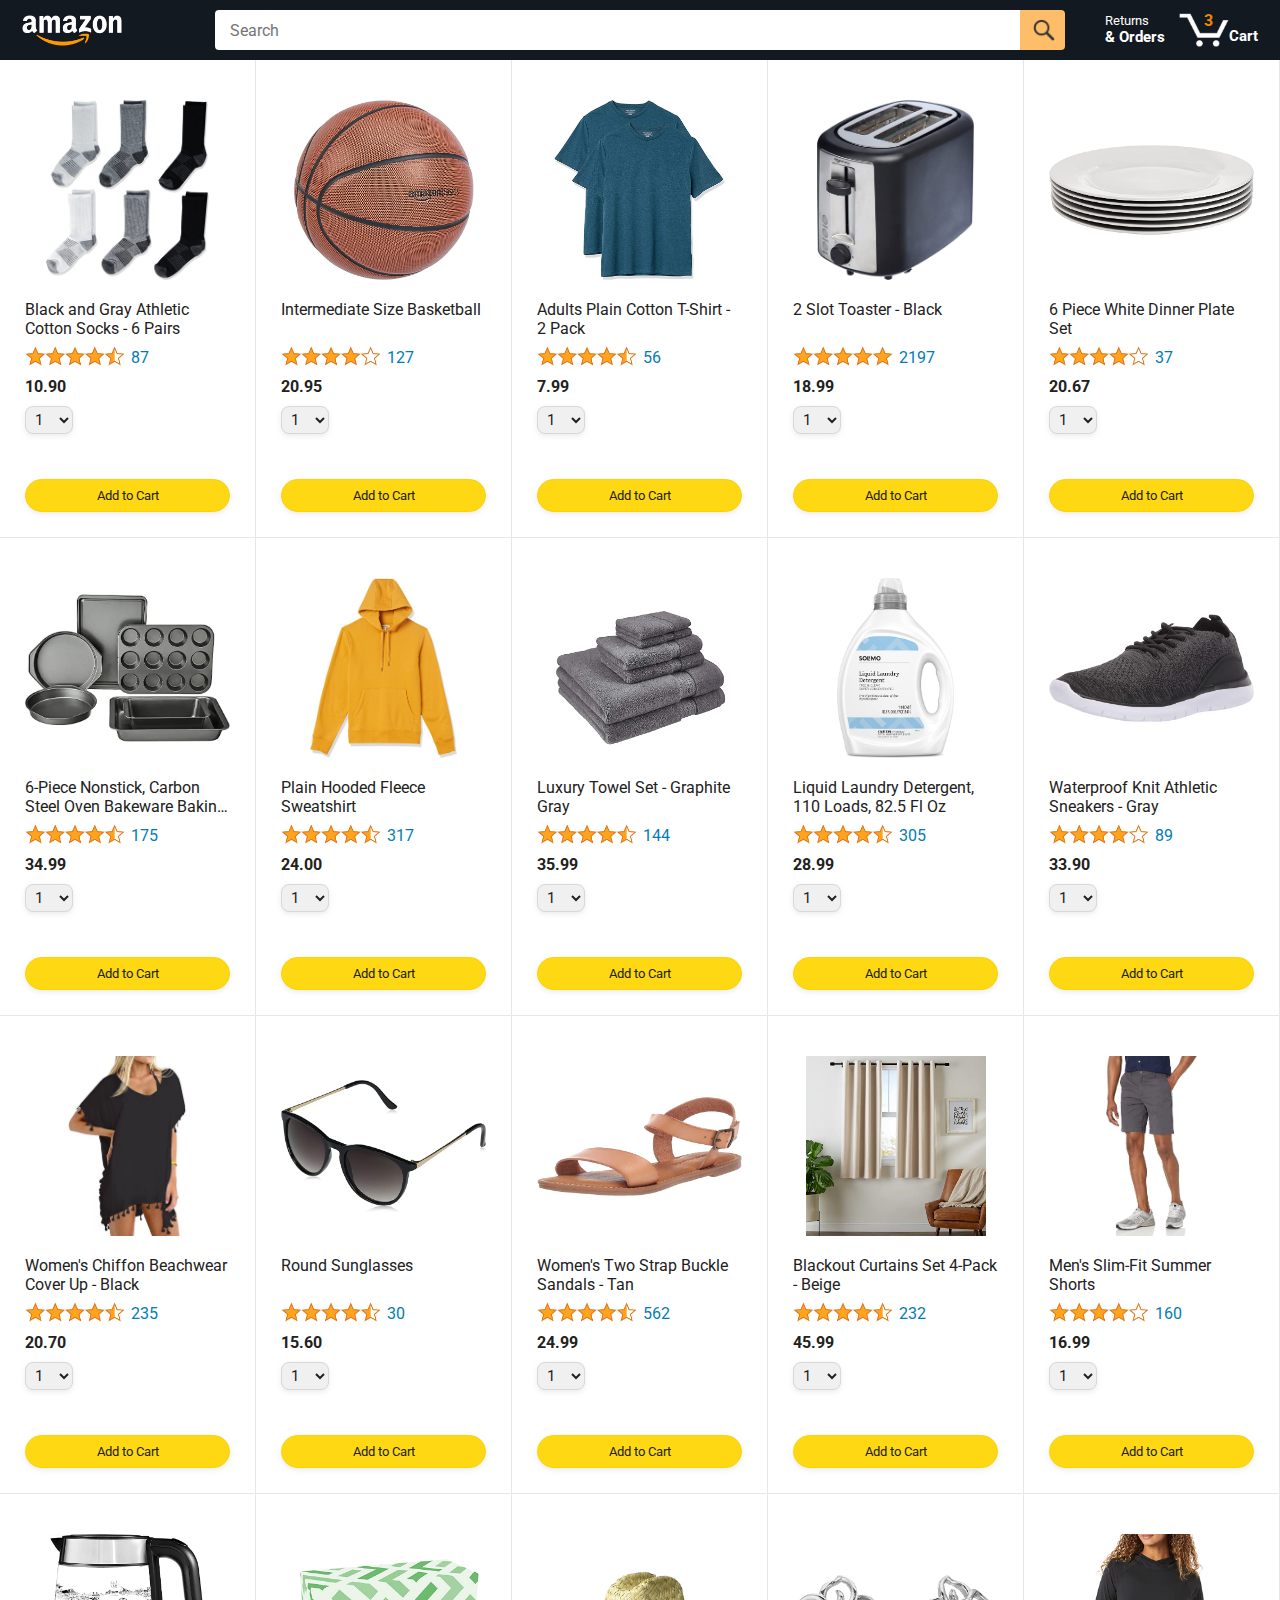
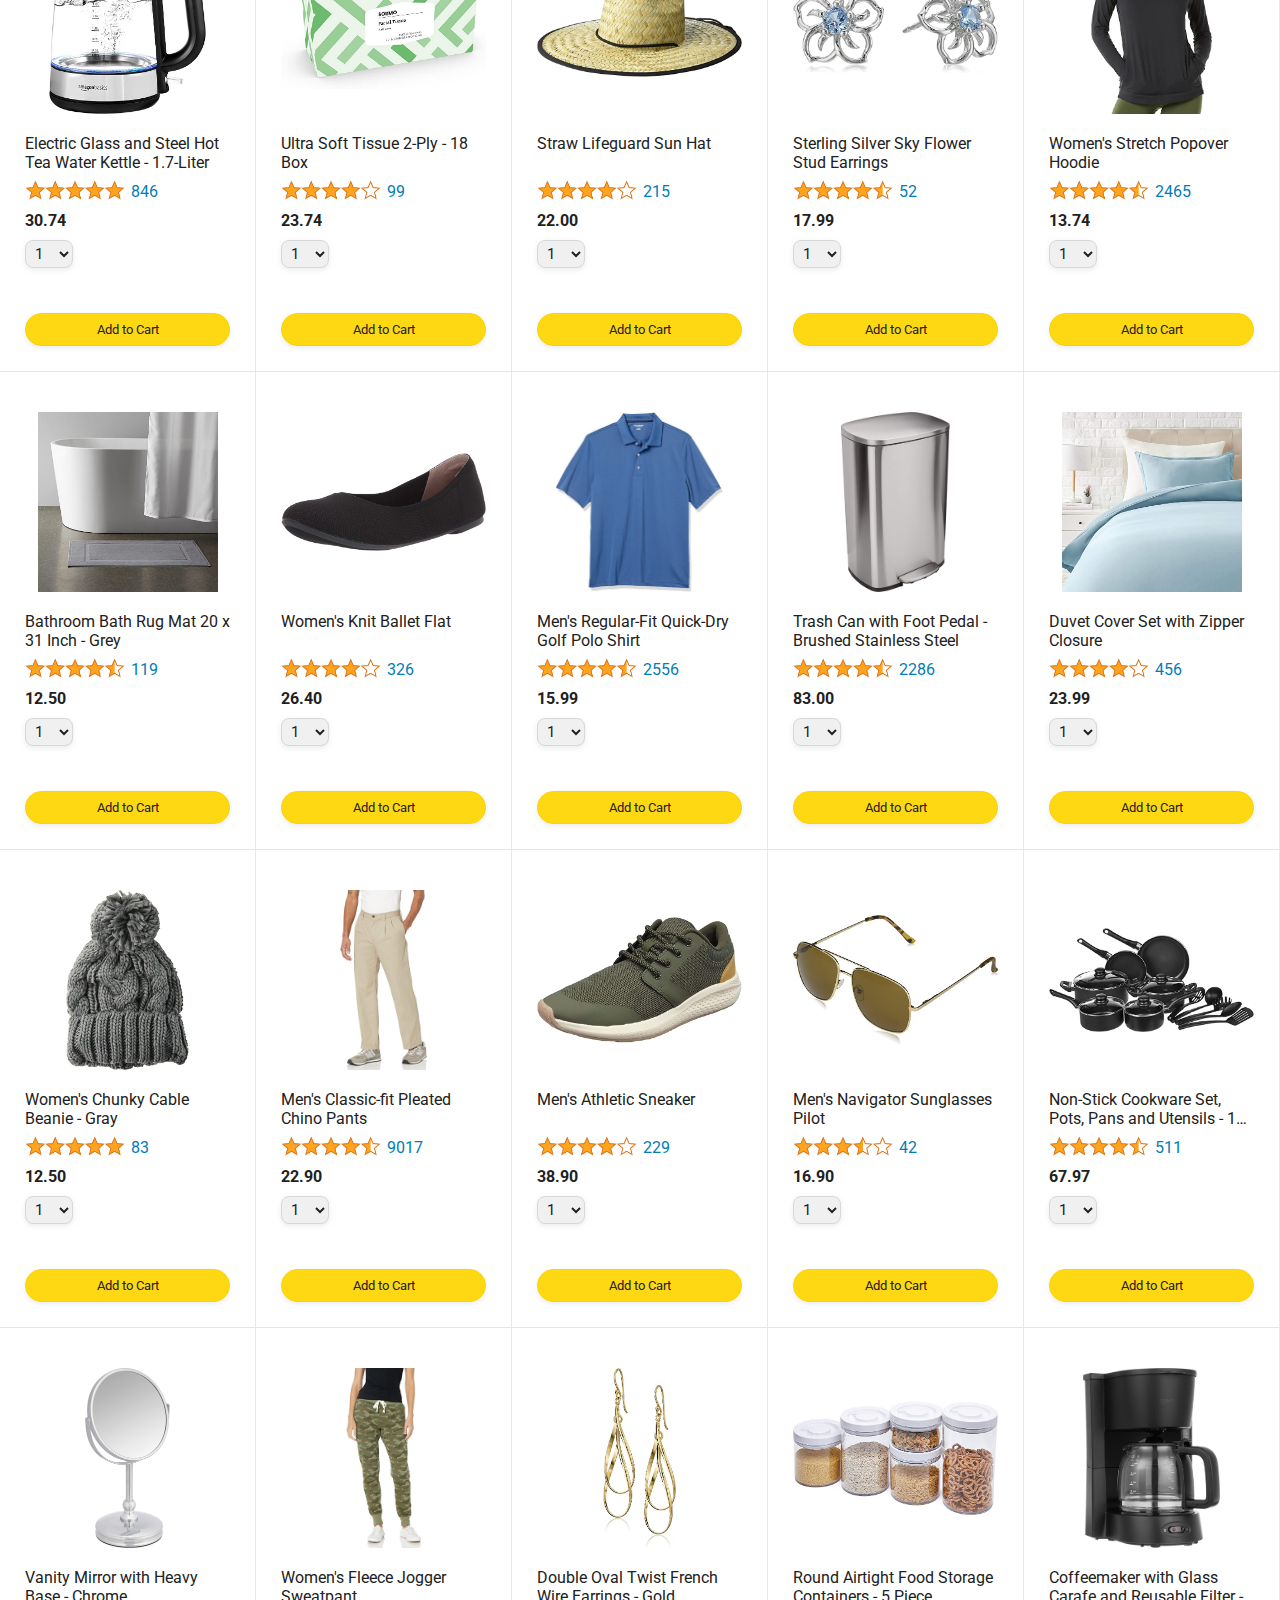
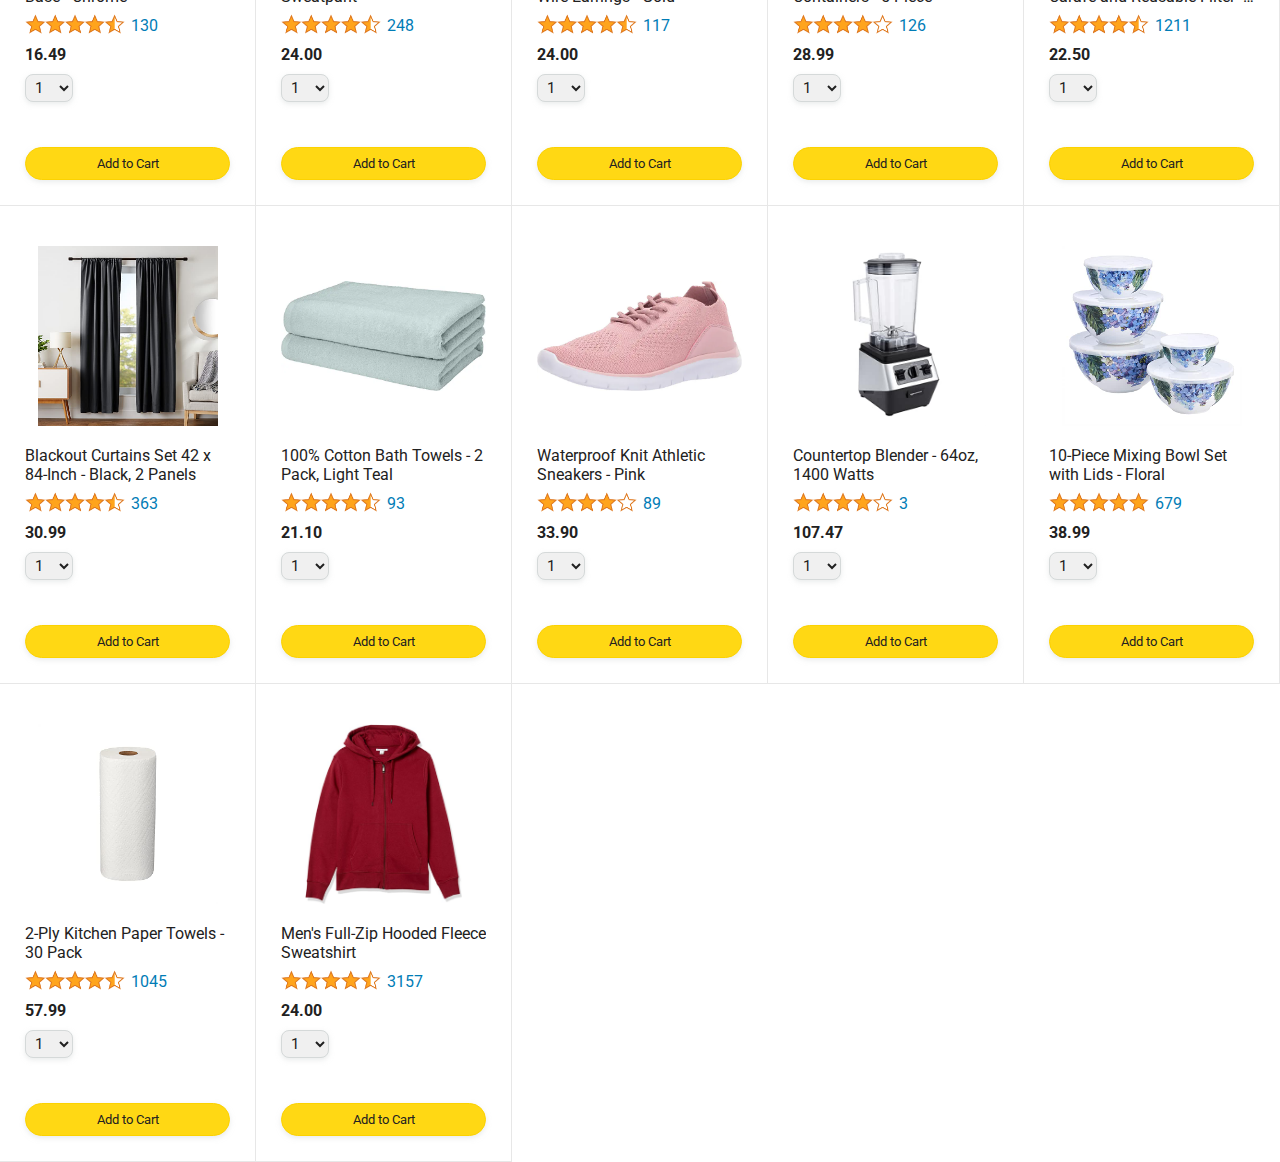
<file: index.html>
<!DOCTYPE html>
<html>
  <head>
    <title>Amazon Project</title>

    <!-- This code is needed for responsive design to work.
      (Responsive design = make the website look good on
      smaller screen sizes like a phone or a tablet). -->
    <meta name="viewport" content="width=device-width, initial-scale=1">

    <!-- Load a font called Roboto from Google Fonts. -->
    <link rel="preconnect" href="https://fonts.googleapis.com">
    <link rel="preconnect" href="https://fonts.gstatic.com" crossorigin>
    <link href="https://fonts.googleapis.com/css2?family=Roboto:wght@400;500;700&display=swap" rel="stylesheet">

    <!-- Here are the CSS files for this page. -->
    <link rel="stylesheet" href="styles/shared/general.css">
    <link rel="stylesheet" href="styles/shared/amazon-header.css">
    <link rel="stylesheet" href="styles/pages/amazon.css">
  </head>
  <body>
    <div class="amazon-header">
      <div class="amazon-header-left-section">
        <a href="amazon.html" class="header-link">
          <img class="amazon-logo"
            src="images/amazon-logo-white.png">
          <img class="amazon-mobile-logo"
            src="images/amazon-mobile-logo-white.png">
        </a>
      </div>

      <div class="amazon-header-middle-section">
        <input class="search-bar .js-search-bar" id="search-item" type="text" placeholder="Search" onkeyup="search()">

        <button class="search-button">
          <img class="search-icon" src="images/icons/search-icon.png">
        </button>
      </div>     
      

      <div class="amazon-header-right-section">
        <a class="orders-link header-link" href="orders.html">
          <span class="returns-text">Returns</span>
          <span class="orders-text">& Orders</span>
        </a>

        <a class="cart-link header-link" href="checkout.html">
          <img class="cart-icon" src="images/icons/cart-icon.png">
          <div class="cart-quantity js-cart-quantity"></div>
          <div class="cart-text">Cart</div>
        </a>
      </div>
    </div>
    
    <div class="main">
      <div class="products-grid js-products-grid" id="product-grid">

      </div>
    </div>
    <script  type="module" src = "scripts/amazon.js"></script>
  </body>
</html>
</file>
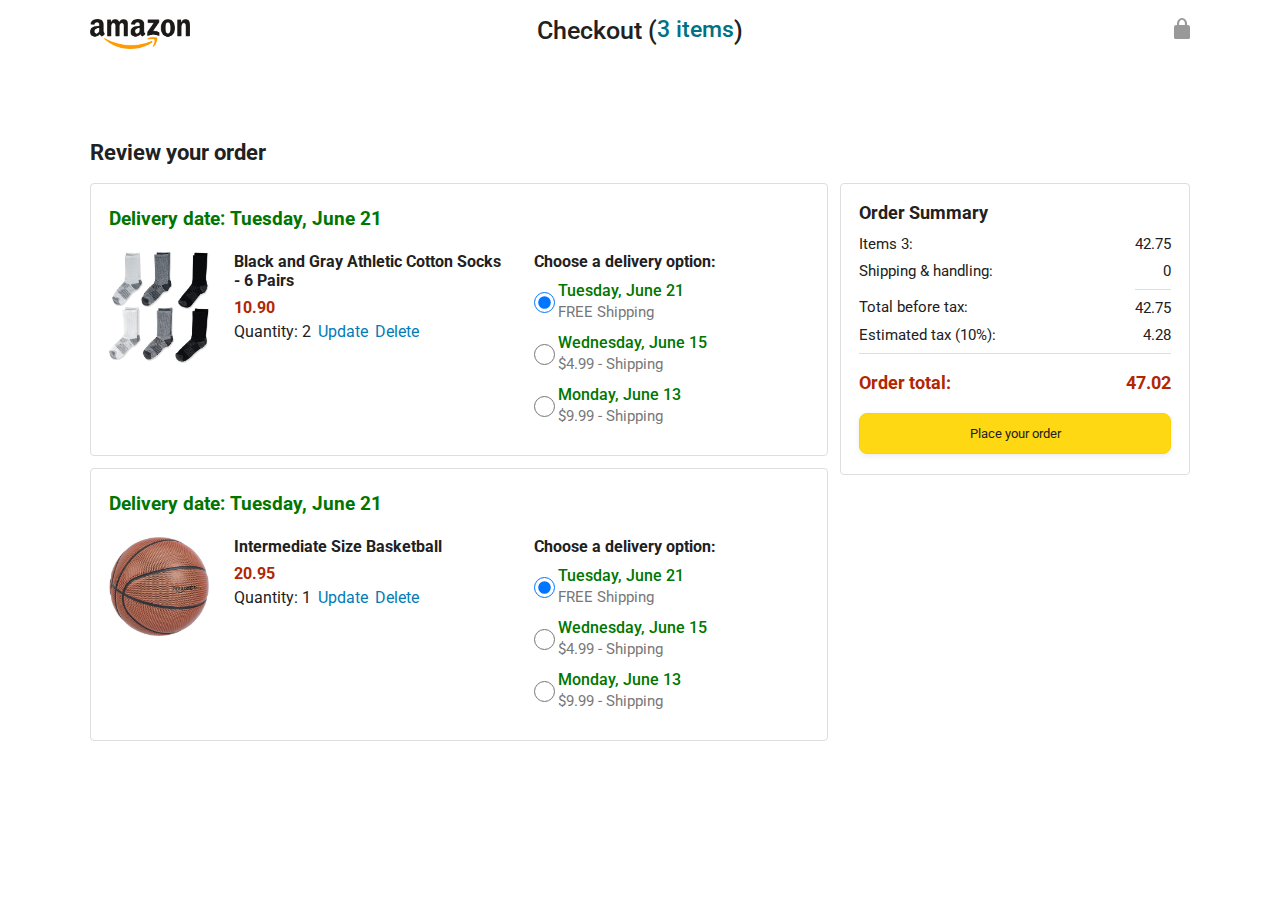
<file: checkout.html>
<!DOCTYPE html>
<html>
  <head>
    <title>Checkout</title>

    <!-- This code is needed for responsive design to work.
-->
    <meta name="viewport" content="width=device-width, initial-scale=1">

    <!-- Load a font called Roboto from Google Fonts. -->
    <link rel="preconnect" href="https://fonts.googleapis.com">
    <link rel="preconnect" href="https://fonts.gstatic.com" crossorigin>
    <link href="https://fonts.googleapis.com/css2?family=Roboto:wght@400;500;700&display=swap" rel="stylesheet">

    <!-- Here are the CSS files for this page. -->
    <link rel="stylesheet" href="styles/shared/general.css">
    <link rel="stylesheet" href="styles/pages/checkout/checkout-header.css">
    <link rel="stylesheet" href="styles/pages/checkout/checkout.css">
  </head>
  <body>
    <div class="checkout-header">
      <div class="header-content">
        <div class="checkout-header-left-section">
          <a href="index.html">
            <img class="amazon-logo" src="images/amazon-logo.png">
            <img class="amazon-mobile-logo" src="images/amazon-mobile-logo.png">
          </a>
        </div>

        <div class="checkout-header-middle-section">
          Checkout (<a class="return-to-home-link js-return-to-home-link"
            href="index.html"></a>)
        </div>

        <div class="checkout-header-right-section">
          <img src="images/icons/checkout-lock-icon.png">
        </div>
      </div>
    </div>

    <div class="main">
      <div class="page-title">Review your order</div>

      <div class="checkout-grid">
        <div class="order-summary js-order-summary">
          

          
        </div>

        <div class="payment-summary">
          <div class="payment-summary-title">
            Order Summary
          </div>

          <div class="payment-summary-row">
            <div>Items <span class="order-summary-item js-order-summary-item"></span>:</div>
            <div class="payment-summary-money js-item-total"></div>
          </div>

          <div class="payment-summary-row">
            <div>Shipping &amp; handling:</div>
            <div class="payment-summary-money js-shipping-handling">0</div>
          </div>

          <div class="payment-summary-row subtotal-row">
            <div>Total before tax:</div>
            <div class="payment-summary-money js-payment-summary-money"></div>
          </div>

          <div class="payment-summary-row">
            <div>Estimated tax (10%):</div>
            <div class="payment-summary-money js-tax">$4.77</div>
          </div>

          <div class="payment-summary-row total-row">
            <div>Order total:</div>
            <div class="payment-summary-money js-total-cost"></div>
          </div>

          <button class="place-order-button button-primary">
            Place your order
          </button>
        </div>
      </div>
    </div>
    <script type="module" src="scripts/checkout.js"></script>
  </body>
</html>
</file>
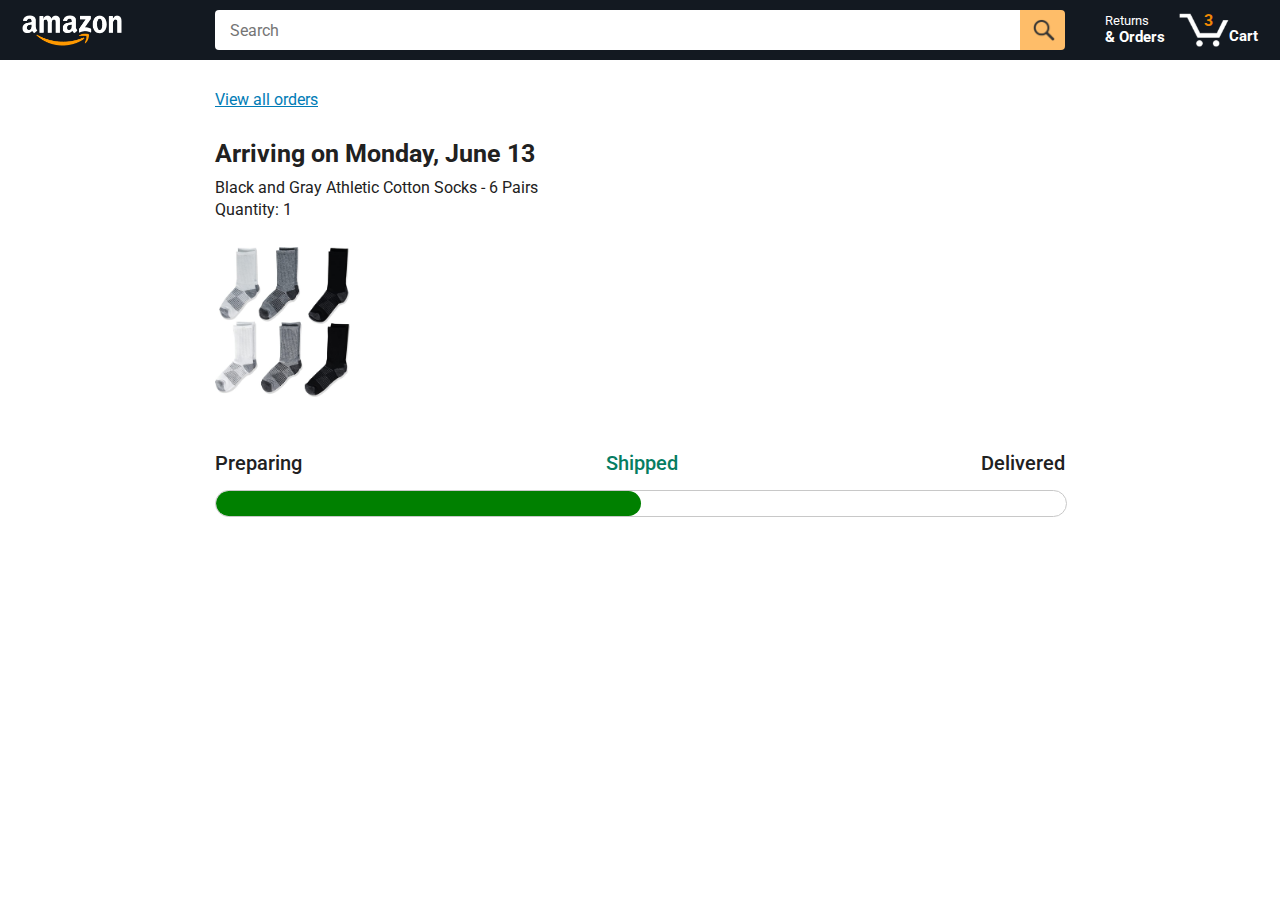
<file: tracking.html>
<!DOCTYPE html>
<html>
  <head>
    <title>Tracking</title>

    <!-- This code is needed for responsive design to work.
      -->
    <meta name="viewport" content="width=device-width, initial-scale=1">

    <!-- Load a font called Roboto from Google Fonts. -->
    <link rel="preconnect" href="https://fonts.googleapis.com">
    <link rel="preconnect" href="https://fonts.gstatic.com" crossorigin>
    <link href="https://fonts.googleapis.com/css2?family=Roboto:wght@400;500;700&display=swap" rel="stylesheet">

    <!-- Here are the CSS files for this page. -->
    <link rel="stylesheet" href="styles/shared/general.css">
    <link rel="stylesheet" href="styles/shared/amazon-header.css">
    <link rel="stylesheet" href="styles/pages/tracking.css">
  </head>
  <body>
    <div class="amazon-header">
      <div class="amazon-header-left-section">
        <a href="index.html" class="header-link">
          <img class="amazon-logo"
            src="images/amazon-logo-white.png">
          <img class="amazon-mobile-logo"
            src="images/amazon-mobile-logo-white.png">
        </a>
      </div>

      <div class="amazon-header-middle-section">
        <input class="search-bar" type="text" placeholder="Search">

        <button class="search-button">
          <img class="search-icon" src="images/icons/search-icon.png">
        </button>
      </div>

      <div class="amazon-header-right-section">
        <a class="orders-link header-link" href="orders.html">
          <span class="returns-text">Returns</span>
          <span class="orders-text">& Orders</span>
        </a>

        <a class="cart-link header-link" href="checkout.html">
          <img class="cart-icon" src="images/icons/cart-icon.png">
          <div class="cart-quantity">3</div>
          <div class="cart-text">Cart</div>
        </a>
      </div>
    </div>

    <div class="main">
      <div class="order-tracking">
        <a class="back-to-orders-link link-primary" href="orders.html">
          View all orders
        </a>

        <div class="delivery-date">
          Arriving on Monday, June 13
        </div>

        <div class="product-info">
          Black and Gray Athletic Cotton Socks - 6 Pairs
        </div>

        <div class="product-info">
          Quantity: 1
        </div>

        <img class="product-image" src="images/products/athletic-cotton-socks-6-pairs.jpg">

        <div class="progress-labels-container">
          <div class="progress-label">
            Preparing
          </div>
          <div class="progress-label current-status">
            Shipped
          </div>
          <div class="progress-label">
            Delivered
          </div>
        </div>

        <div class="progress-bar-container">
          <div class="progress-bar"></div>
        </div>
      </div>
    </div>
  </body>
</html>
</file>
<file: styles/shared/general.css>
body {
  font-family: Roboto, Arial;
  color: rgb(33, 33, 33);
  /* The <body> element has a default margin of 8px
     on all sides. This removes the default margins. */
  margin: 0;
}

/* <p> elements have a default margin on the top
   and bottom. This removes the default margins. */
p {
  margin: 0;
}

button {
  cursor: pointer;
}

select {
  cursor: pointer;
}

input, select, button {
  font-family: Roboto, Arial;
}

.button-primary {
  color: rgb(33, 33, 33);
  background-color: rgb(255, 216, 20);
  border: 1px solid rgb(252, 210, 0);
  border-radius: 8px;
  cursor: pointer;
  box-shadow: 0 2px 5px rgba(213, 217, 217, 0.5);
}

.button-primary:hover {
  background-color: rgb(247, 202, 0);
  border: 1px solid rgb(242, 194, 0);
}

.button-primary:active {
  background: rgb(255, 216, 20);
  border-color: rgb(252, 210, 0);
  box-shadow: none;
}

.button-secondary {
  color: rgb(33, 33, 33);
  background: white;
  border: 1px solid rgb(213, 217, 217);
  border-radius: 8px;
  cursor: pointer;
  box-shadow: 0 2px 5px rgba(213, 217, 217, 0.5);
}

.button-secondary:hover {
  background-color: rgb(247, 250, 250);
}

.button-secondary:active {
  background-color: rgb(237, 253, 255);
  box-shadow: none;
}

/* These styles will limit text to 2 lines. Anything
   beyond 2 lines will be replaced with "..."
   You can find this code by using an A.I. tool or by
   searching in Google.
   https://css-tricks.com/almanac/properties/l/line-clamp/ */
.limit-text-to-2-lines {
  display: -webkit-box;
  -webkit-line-clamp: 2;
  -webkit-box-orient: vertical;
  overflow: hidden;
}

.link-primary {
  color: rgb(1, 124, 182);
  cursor: pointer;
}

.link-primary:hover {
  color: rgb(196, 80, 0);
}

/* Styles for dropdown selectors. */
select {
  color: rgb(33, 33, 33);
  background-color: rgb(240, 240, 240);
  border: 1px solid rgb(213, 217, 217);
  border-radius: 8px;
  padding: 3px 5px;
  font-size: 15px;
  cursor: pointer;
  box-shadow: 0 2px 5px rgba(213, 217, 217, 0.5);
}

select:focus,
input:focus {
  outline: 2px solid rgb(255, 153, 0);
}
</file>
<file: styles/shared/amazon-header.css>
.amazon-header {
  background-color: rgb(19, 25, 33);
  color: white;
  padding-left: 15px;
  padding-right: 15px;

  display: flex;
  align-items: center;
  justify-content: space-between;

  position: fixed;
  top: 0;
  left: 0;
  right: 0;
  height: 60px;
}

.amazon-header-left-section {
  width: 180px;
}

@media (max-width: 800px) {
  .amazon-header-left-section {
    width: unset;
  }
}

.header-link {
  display: inline-block;
  padding: 6px;
  border-radius: 2px;
  cursor: pointer;
  text-decoration: none;
  border: 1px solid rgba(0, 0, 0, 0);
}

.header-link:hover {
  border: 1px solid white;
}

.amazon-logo {
  width: 100px;
  margin-top: 5px;
}

.amazon-mobile-logo {
  display: none;
}

@media (max-width: 575px) {
  .amazon-logo {
    display: none;
  }

  .amazon-mobile-logo {
    display: block;
    height: 35px;
    margin-top: 5px;
  }
}

.amazon-header-middle-section {
  flex: 1;
  max-width: 850px;
  margin-left: 10px;
  margin-right: 10px;
  display: flex;
}

.search-bar {
  flex: 1;
  width: 0;
  font-size: 16px;
  height: 38px;
  padding-left: 15px;
  border: none;
  border-top-left-radius: 4px;
  border-bottom-left-radius: 4px;
  border-top-right-radius: 0;
  border-bottom-right-radius: 0;
}

.search-button {
  background-color: rgb(254, 189, 105);
  border: none;
  width: 45px;
  height: 40px;
  border-top-right-radius: 4px;
  border-bottom-right-radius: 4px;
  flex-shrink: 0;
}

.search-icon {
  height: 22px;
  margin-left: 2px;
  margin-top: 3px;
}

.amazon-header-right-section {
  width: 180px;
  flex-shrink: 0;
  display: flex;
  justify-content: end;
}

.orders-link {
  color: white;
}

.returns-text {
  display: block;
  font-size: 13px;
}

.orders-text {
  display: block;
  font-size: 15px;
  font-weight: 700;
}

.cart-link {
  color: white;
  display: flex;
  align-items: center;
  position: relative;
}

.cart-icon {
  width: 50px;
}

.cart-text {
  margin-top: 12px;
  font-size: 15px;
  font-weight: 700;
}

.cart-quantity {
  color: rgb(240, 136, 4);
  font-size: 16px;
  font-weight: 700;

  position: absolute;
  top: 4px;
  left: 22px;
  
  width: 26px;
  text-align: center;
}
</file>
<file: styles/pages/amazon.css>
.main {
  margin-top: 60px;
}

.products-grid {
  display: grid;

  /* - In CSS Grid, 1fr means a column will take up the
       remaining space in the grid.
     - If we write 1fr 1fr ... 1fr; 8 times, this will
       divide the grid into 8 columns, each taking up an
       equal amount of the space.
     - repeat(8, 1fr); is a shortcut for repeating "1fr"
       8 times (instead of typing out "1fr" 8 times).
       repeat(...) is a special property that works with
       display: grid; */
  grid-template-columns: repeat(8, 1fr);
}

/* @media is used to create responsive design (making the
   website look good on any screen size). This @media
   means when the screen width is 2000px or less, we
   will divide the grid into 7 columns instead of 8. */
@media (max-width: 2000px) {
  .products-grid {
    grid-template-columns: repeat(7, 1fr);
  }
}

/* This @media means when the screen width is 1600px or
   less, we will divide the grid into 6 columns. */
@media (max-width: 1600px) {
  .products-grid {
    grid-template-columns: repeat(6, 1fr);
  }
}

@media (max-width: 1300px) {
  .products-grid {
    grid-template-columns: repeat(5, 1fr);
  }
}

@media (max-width: 1000px) {
  .products-grid {
    grid-template-columns: repeat(4, 1fr);
  }
}

@media (max-width: 800px) {
  .products-grid {
    grid-template-columns: repeat(3, 1fr);
  }
}

@media (max-width: 575px) {
  .products-grid {
    grid-template-columns: repeat(2, 1fr);
  }
}

@media (max-width: 450px) {
  .products-grid {
    grid-template-columns: 1fr;
  }
}

.product-container {
  padding-top: 40px;
  padding-bottom: 25px;
  padding-left: 25px;
  padding-right: 25px;

  border-right: 1px solid rgb(231, 231, 231);
  border-bottom: 1px solid rgb(231, 231, 231);

  display: flex;
  flex-direction: column;
}

.product-image-container {
  display: flex;
  justify-content: center;
  align-items: center;

  height: 180px;
  margin-bottom: 20px;
}

.product-image {
  /* Images will overflow their container by default. To
    prevent this, we set max-width and max-height to 100%
    so they stay inside their container. */
  max-width: 100%;
  max-height: 100%;
}

.product-name {
  height: 40px;
  margin-bottom: 5px;
}

.product-rating-container {
  display: flex;
  align-items: center;
  margin-bottom: 10px;
}

.product-rating-stars {
  width: 100px;
  margin-right: 6px;
}

.product-rating-count {
  color: rgb(1, 124, 182);
  cursor: pointer;
  margin-top: 3px;
}

.product-price {
  font-weight: 700;
  margin-bottom: 10px;
}

.product-quantity-container {
  margin-bottom: 17px;
}

.product-spacer {
  flex: 1;
}

.added-to-cart {
  color: rgb(6, 125, 98);
  font-size: 16px;

  display: flex;
  align-items: center;
  margin-bottom: 8px;

  /* At first, the "Added to cart" message will
     be invisible. Use JavaScript to change the
     opacity and make it visible. */
  opacity: 0;
}

.added-to-cart img {
  height: 20px;
  margin-right: 5px;
}

.add-to-cart-button {
  width: 100%;
  padding: 8px;
  border-radius: 50px;
}
</file>
<file: styles/pages/checkout/checkout-header.css>
.checkout-header {
  height: 60px;
  padding-left: 30px;
  padding-right: 30px;
  background-color: white;

  display: flex;
  justify-content: center;

  position: fixed;
  top: 0;
  left: 0;
  right: 0;
  z-index: 1000;
}

.header-content {
  width: 100%;
  max-width: 1100px;

  display: flex;
  align-items: center;
}

.checkout-header-left-section {
  width: 150px;
}

.amazon-logo {
  width: 100px;
  margin-top: 12px;
}

.amazon-mobile-logo {
  display: none;
}

/* @media is used to create responsive design (making the
   website look good on any screen size). This @media
   means when the screen width is 575px or less, different
   styles (inside the {...}) will be applied. */
@media (max-width: 575px) {
  .checkout-header-left-section {
    width: auto;
  }

  .amazon-logo {
    display: none;
  }

  .amazon-mobile-logo {
    display: inline-block;
    height: 35px;
    margin-top: 5px;
  }
}

.checkout-header-middle-section {
  flex: 1;
  flex-shrink: 0;
  text-align: center;

  font-size: 25px;
  font-weight: 500;

  display: flex;
  justify-content: center;
}

.return-to-home-link {
  color: rgb(0, 113, 133);
  font-size: 23px;
  text-decoration: none;
  cursor: pointer;
}

@media (max-width: 1000px) {
  .checkout-header-middle-section {
    font-size: 20px;
    margin-right: 60px;
  }

  .return-to-home-link {
    font-size: 18px;
  }
}

@media (max-width: 575px) {
  .checkout-header-middle-section {
    margin-right: 5px;
  }
}

.checkout-header-right-section {
  text-align: right;
  width: 150px;
}

@media (max-width: 1000px) {
  .checkout-header-right-section {
    width: auto;
  }
}
</file>
<file: styles/pages/checkout/checkout.css>
.main {
  max-width: 1100px;
  padding-left: 30px;
  padding-right: 30px;

  margin-top: 140px;
  margin-bottom: 100px;

  /* margin-left: auto;
     margin-right auto;
     Is a trick for centering an element horizontally
     without needing a container. */
  margin-left: auto;
  margin-right: auto;
}

.page-title {
  font-weight: 700;
  font-size: 22px;
  margin-bottom: 18px;
}

.checkout-grid {
  display: grid;
  /* Here, 1fr means the first column will take
     up the remaining space in the grid. */
  grid-template-columns: 1fr 350px;
  column-gap: 12px;

  /* Use align-items: start; to prevent the elements
     in the grid from stretching vertically. */
  align-items: start;
}

@media (max-width: 1000px) {
  .main {
    max-width: 500px;
  }

  .checkout-grid {
    grid-template-columns: 1fr;
  }
}

.cart-item-container,
.payment-summary {
  border: 1px solid rgb(222, 222, 222);
  border-radius: 4px;
  padding: 18px;
}

.cart-item-container {
  margin-bottom: 12px;
}

.payment-summary {
  padding-bottom: 5px;
}

@media (max-width: 1000px) {
  .payment-summary {
    /* grid-row: 1 means this element will be placed into row
      1 in the grid. (Normally, the row that an element is
      placed in is determined by the order of the elements in
      the HTML. grid-row overrides this default ordering). */
    grid-row: 1;
    margin-bottom: 12px;
  }
}

.delivery-date {
  color: rgb(0, 118, 0);
  font-weight: 700;
  font-size: 19px;
  margin-top: 5px;
  margin-bottom: 22px;
}

.cart-item-details-grid {
  display: grid;
  /* 100px 1fr 1fr; means the 2nd and 3rd column will
     take up half the remaining space in the grid
     (they will divide up the remaining space evenly). */
  grid-template-columns: 100px 1fr 1fr;
  column-gap: 25px;
}

@media (max-width: 1000px) {
  .cart-item-details-grid {
    grid-template-columns: 100px 1fr;
    row-gap: 30px;
  }
}

.product-image {
  max-width: 100%;
  max-height: 120px;

  /* margin-left: auto;
     margin-right auto;
     Is a trick for centering an element horizontally
     without needing a container. */
  margin-left: auto;
  margin-right: auto;
}

.product-name {
  font-weight: 700;
  margin-bottom: 8px;
}

.product-price {
  color: rgb(177, 39, 4);
  font-weight: 700;
  margin-bottom: 5px;
}

.product-quantity .link-primary {
  margin-left: 3px;
}

@media (max-width: 1000px) {
  .delivery-options {
    /* grid-column: 1 means this element will be placed
       in column 1 in the grid. (Normally, the column that
       an element is placed in is determined by the order
       of the elements in the HTML. grid-column overrides
       this default ordering).
       
       / span 2 means this element will take up 2 columns
       in the grid (Normally, each element takes up 1
       column in the grid). */
    grid-column: 1 / span 2;
  }
}

.delivery-options-title {
  font-weight: 700;
  margin-bottom: 10px;
}

.delivery-option {
  display: grid;
  grid-template-columns: 24px 1fr;
  margin-bottom: 12px;
  cursor: pointer;
}

.delivery-option-input {
  margin-left: 0px;
  cursor: pointer;
}

.delivery-option-date {
  color: rgb(0, 118, 0);
  font-weight: 500;
  margin-bottom: 3px;
}

.delivery-option-price {
  color: rgb(120, 120, 120);
  font-size: 15px;
}

.payment-summary-title {
  font-weight: 700;
  font-size: 18px;
  margin-bottom: 12px;
}

.payment-summary-row {
  display: grid;
  /* 1fr auto; means the width of the 2nd column will be
     determined by the elements inside the column (auto).
     The 1st column will take up the remaining space. */
  grid-template-columns: 1fr auto;

  font-size: 15px;
  margin-bottom: 9px;
}

.payment-summary-money {
  text-align: right;
}

.subtotal-row .payment-summary-money {
  border-top: 1px solid rgb(222, 222, 222);
}

.subtotal-row div {
  padding-top: 9px;
}

.total-row {
  color: rgb(177, 39, 4);
  font-weight: 700;
  font-size: 18px;

  border-top: 1px solid rgb(222, 222, 222);
  padding-top: 18px;
}

.place-order-button {
  width: 100%;
  padding-top: 12px;
  padding-bottom: 12px;
  border-radius: 8px;

  margin-top: 11px;
  margin-bottom: 15px;
}

.quantity-input{
  width: 30px;
  display: none;
}
.save-quantity-link{
  display: none;
}
.is-editing-quantity .quantity-input{
  display: initial;
}
.is-editing-quantity .save-quantity-link{
  display: initial;
}
.is-editing-quantity .quantity-label{
  display: none;
}
.is-editing-quantity .update-quantity-link{
  display: none;
}
</file>
<file: styles/pages/tracking.css>
.main {
  max-width: 850px;
  margin-top: 90px;
  margin-bottom: 100px;
  padding-left: 30px;
  padding-right: 30px;

  /* margin-left: auto;
     margin-right auto;
     Is a trick for centering an element horizontally
     without needing a container. */
  margin-left: auto;
  margin-right: auto;
}

.back-to-orders-link {
  display: inline-block;
  margin-bottom: 30px;
}

.delivery-date {
  font-size: 25px;
  font-weight: 700;
  margin-bottom: 10px;
}

.product-info {
  margin-bottom: 3px;
}

.product-image {
  max-width: 150px;
  max-height: 150px;
  margin-top: 25px;
  margin-bottom: 50px;
}

.progress-labels-container {
  display: flex;
  justify-content: space-between;
  font-size: 20px;
  font-weight: 500;
  margin-bottom: 15px;
}

.current-status {
  color: rgb(6, 125, 98);
}

@media (max-width: 575px) {
  .progress-labels-container {
    font-size: 16px;
  }
}

@media (max-width: 450px) {
  .progress-labels-container {
    flex-direction: column;
    margin-bottom: 5px;
  }

  .progress-label {
    margin-bottom: 3px;
  }
}

.progress-bar-container {
  height: 25px;
  width: 100%;

  border: 1px solid rgb(200, 200, 200);
  border-radius: 50px;
  overflow: hidden;
}

.progress-bar {
  height: 100%;
  background-color: green;
  border-radius: 50px;
  width: 50%;
}
</file>
